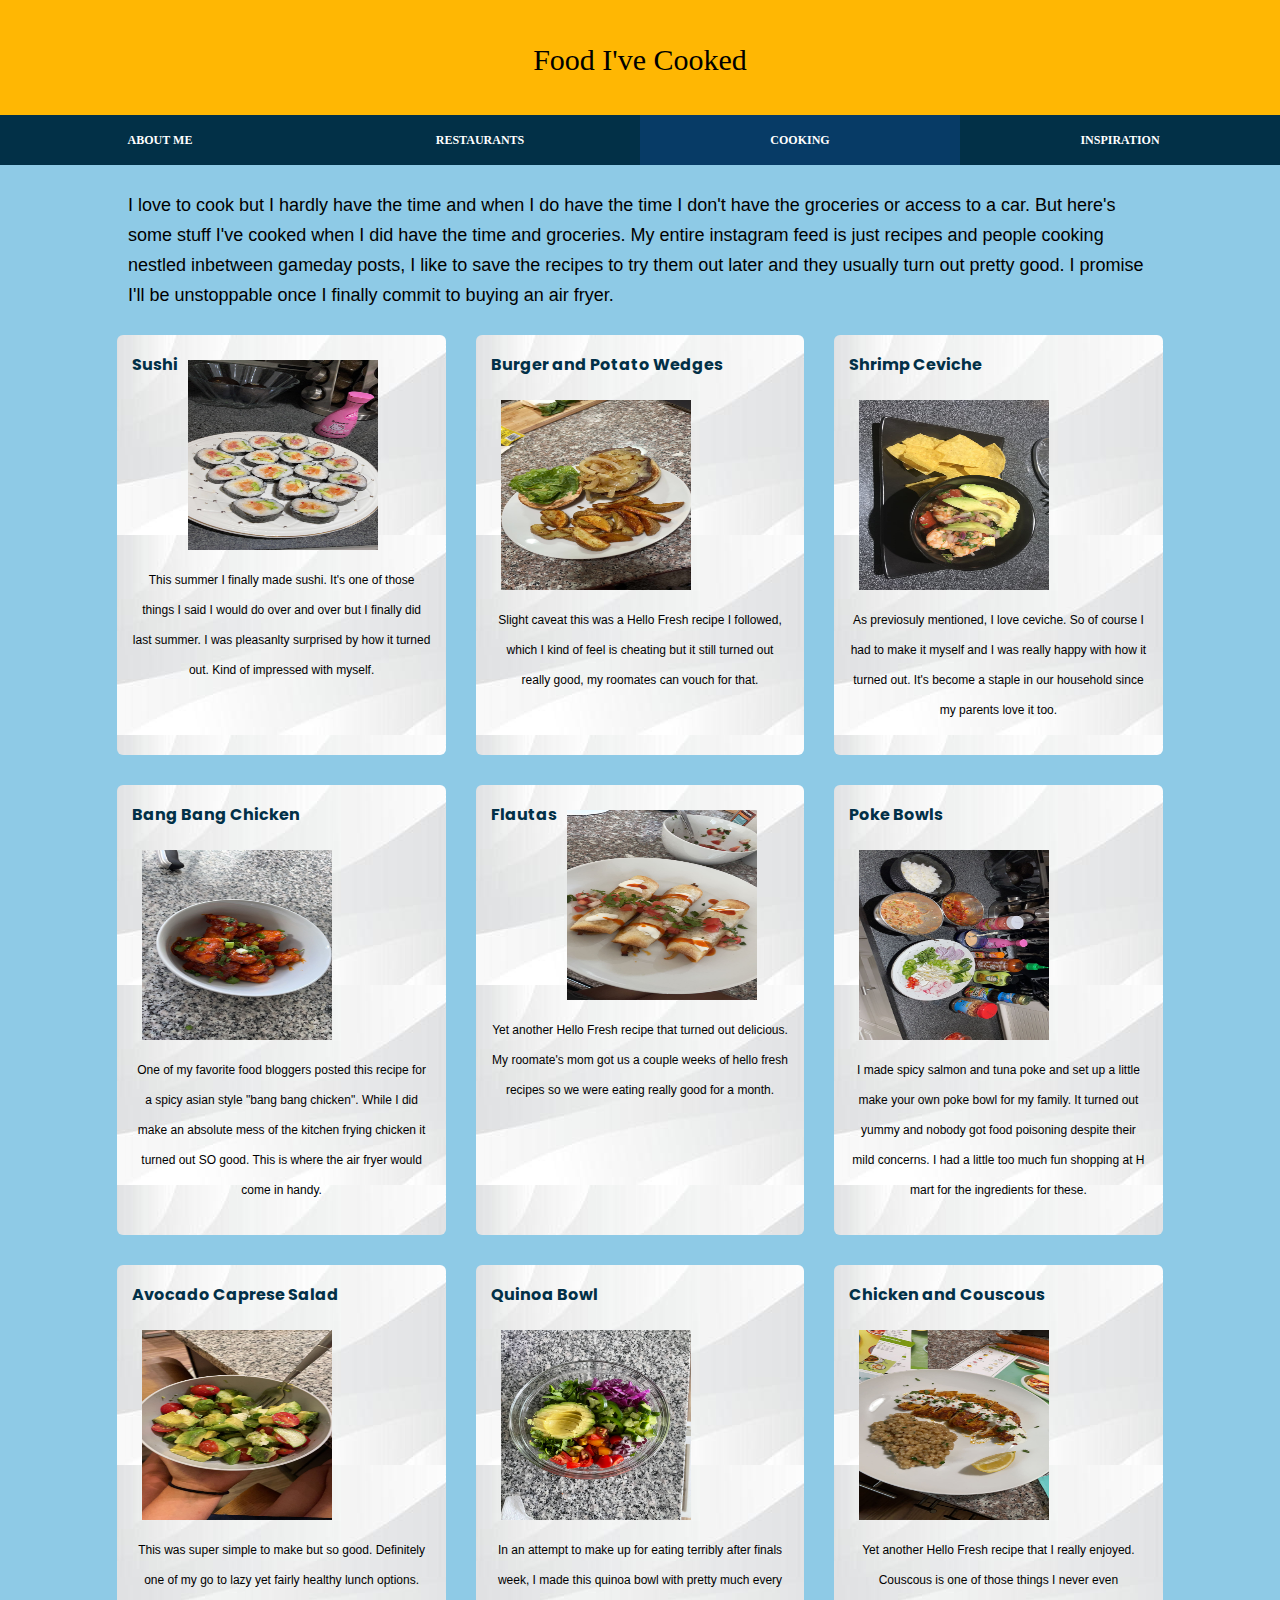
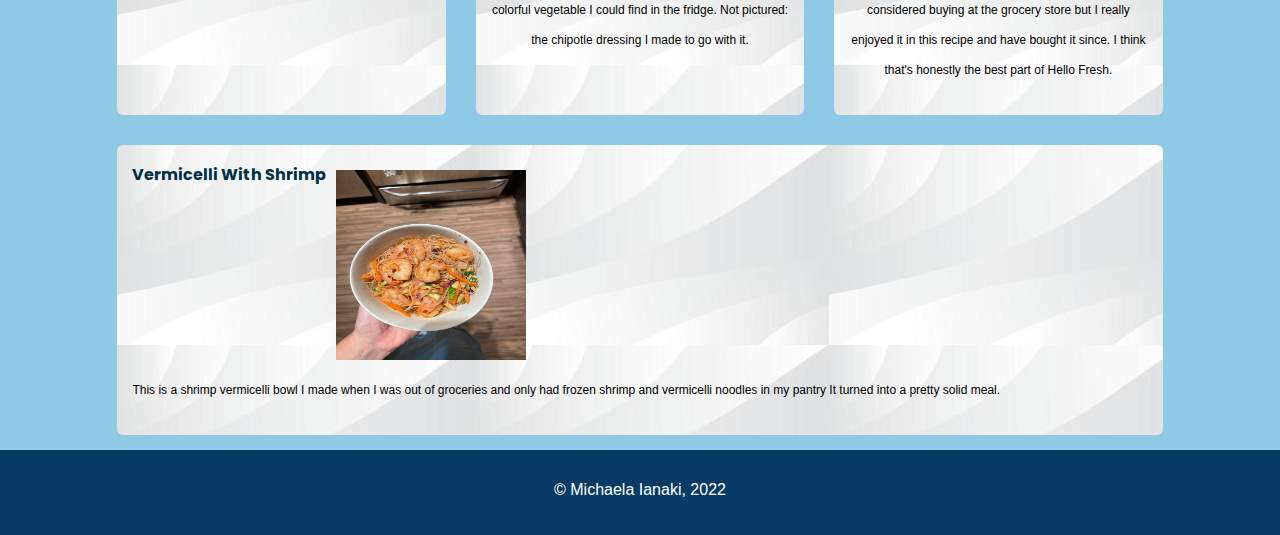
<file: cooking.html>
<!DOCTYPE html>
<html lang="en" dir="ltr">
  <head>
    <meta charset="utf-8">
    <meta name="viewport" content="width=device-width, initial-scale=1.0">
    <title>Food I Cooked</title>
    <link rel="stylesheet" href="CSS/html5reset.css">
    <link rel="icon"  href="images/favicon1.jpg">
    <link rel="stylesheet" href="CSS/style.css">
    <link rel="preconnect" href="https://fonts.googleapis.com">
  <link rel="preconnect" href="https://fonts.gstatic.com" crossorigin>
  <link href="https://fonts.googleapis.com/css2?family=Poppins&family=Space+Mono&display=swap" rel="stylesheet">
  <script async src="https://www.googletagmanager.com/gtag/js?id=G-NN32QX78DL"></script>
  <script>
    window.dataLayer = window.dataLayer || [];
    function gtag(){dataLayer.push(arguments);}
    gtag('js', new Date());
  
    gtag('config', 'G-NN32QX78DL');
  </script>
  </head>
  <body>
    <a class = "skip" href="#skip">Skip to Main Content</a>
    <header>
    <h1>Food I've Cooked</h1>
  </header>

    <nav>
    <ul>
      <li><a href="index.html">ABOUT ME</a></li>
      <li><a href="restaurants.html">RESTAURANTS</a></li>
      <li class="active"><a href="cooking.html">COOKING</a></li>
      <li><a href="inspiration.html">INSPIRATION</a></li>
    </ul>
    </nav>

    <main id="skip">
    <div id="main" class="intro">
    <p>
      I love to cook but I hardly have the time and when I do have the time I don't have the groceries or access to a car. But here's 
        some stuff I've cooked when I did have the time and groceries. My entire instagram feed is just recipes and people cooking nestled inbetween 
        gameday posts, I like to save the recipes to try them out later and they usually turn out pretty good. I promise I'll be unstoppable once 
        I finally commit to buying an air fryer.
    </p>
  </div>

    <div class="cards">

    <div class="card">
    <h2>Sushi</h2>
    <img src = "images/sushi.jpg" alt ="sushi I made">
    <p>This summer I finally made sushi. It's one of those things I said I would do over and over but I finally did last summer. I was 
        pleasanlty surprised by how it turned out. Kind of impressed with myself.
    </p>
    </div>

    <div class="card">
    <h2>Burger and Potato Wedges</h2>
    <img src = "images/burger.jpg" alt ="a burger and potato wedges I made">
    <p>Slight caveat this was a Hello Fresh recipe I followed, which I kind of feel is cheating but it still turned out really good, my roomates can 
        vouch for that.
    </p>
    </div>

    <div class="card">
    <h2>Shrimp Ceviche</h2>
    <img src = "images/ceviche.jpg" alt ="Shrimp ceviche I made">
    <p>As previosuly mentioned, I love ceviche. So of course I had to make it myself and I was really happy with how it turned out. It's become
        a staple in our household since my parents love it too.
    </p>
    </div>

    <div class="card">
    <h2>Bang Bang Chicken</h2>
    <img src = "images/bangbangchicken.jpg" alt ="Orange spicy chinese style chicken">
    <p>One of my favorite food bloggers posted this recipe for a spicy asian style "bang bang chicken". While I did make an absolute mess of the 
        kitchen frying chicken it turned out SO good. This is where the air fryer would come in handy.
    </p>
    </div>


    <div class="card">
    <h2>Flautas</h2>
    <img src = "images/flautas.jpg" alt ="Flautas">
    <p>Yet another Hello Fresh recipe that turned out delicious. My roomate's mom got us a couple weeks of hello fresh recipes so we were eating
        really good for a month. 
    </p>
    </div>

    <div class="card">
    <h2>Poke Bowls</h2>
    <img src = "images/poke.jpg" alt ="Make your own poke bowl station">
    <p>I made spicy salmon and tuna poke and set up a little make your own poke bowl for my family. It turned out yummy and nobody got food poisoning 
        despite their mild concerns. I had a little too much fun shopping at H mart for the ingredients for these.
    </p>
    </div>
        
    <div class="card">
     <h2>Avocado Caprese Salad</h2>
     <img src = "images/caprese.jpg" alt ="avocado caprese salad">
     <p>This was super simple to make but so good. Definitely one of my go to lazy yet fairly healthy lunch options.
     </p>
    </div>
     
    <div class="card">
    <h2>Quinoa Bowl</h2>
    <img src = "images/quinoa.jpg" alt ="Quinoa bowl with avocado">
    <p>In an attempt to make up for eating terribly after finals week, I made this quinoa bowl with pretty much every colorful vegetable I could find
        in the fridge. Not pictured: the chipotle dressing I made to go with it.
    </p>
    </div>

    <div class="card">
    <h2>Chicken and Couscous</h2>
    <img src = "images/chicken.jpg" alt ="Chicken and Couscous">
    <p>Yet another Hello Fresh recipe that I really enjoyed. Couscous is one of those things I never even considered buying at the grocery store 
        but I really enjoyed it in this recipe and have bought it since. I think that's honestly the best part of Hello Fresh.
    </p>
    </div>
        
    <div class="card">
    <h2>Vermicelli With Shrimp</h2>
    <img src = "images/vermicelli.jpg" alt ="Vermicelli With Shrimp">
    <p>This is a shrimp vermicelli bowl I made when I was out of groceries and only had frozen shrimp and vermicelli noodles in my pantry 
        It turned into a pretty solid meal.
    </p>
    </div>
    </div>
   
    </main>
      <footer>
        <p>&copy; Michaela Ianaki, 2022</p>
      </footer>
  </body>
</html>
</file>
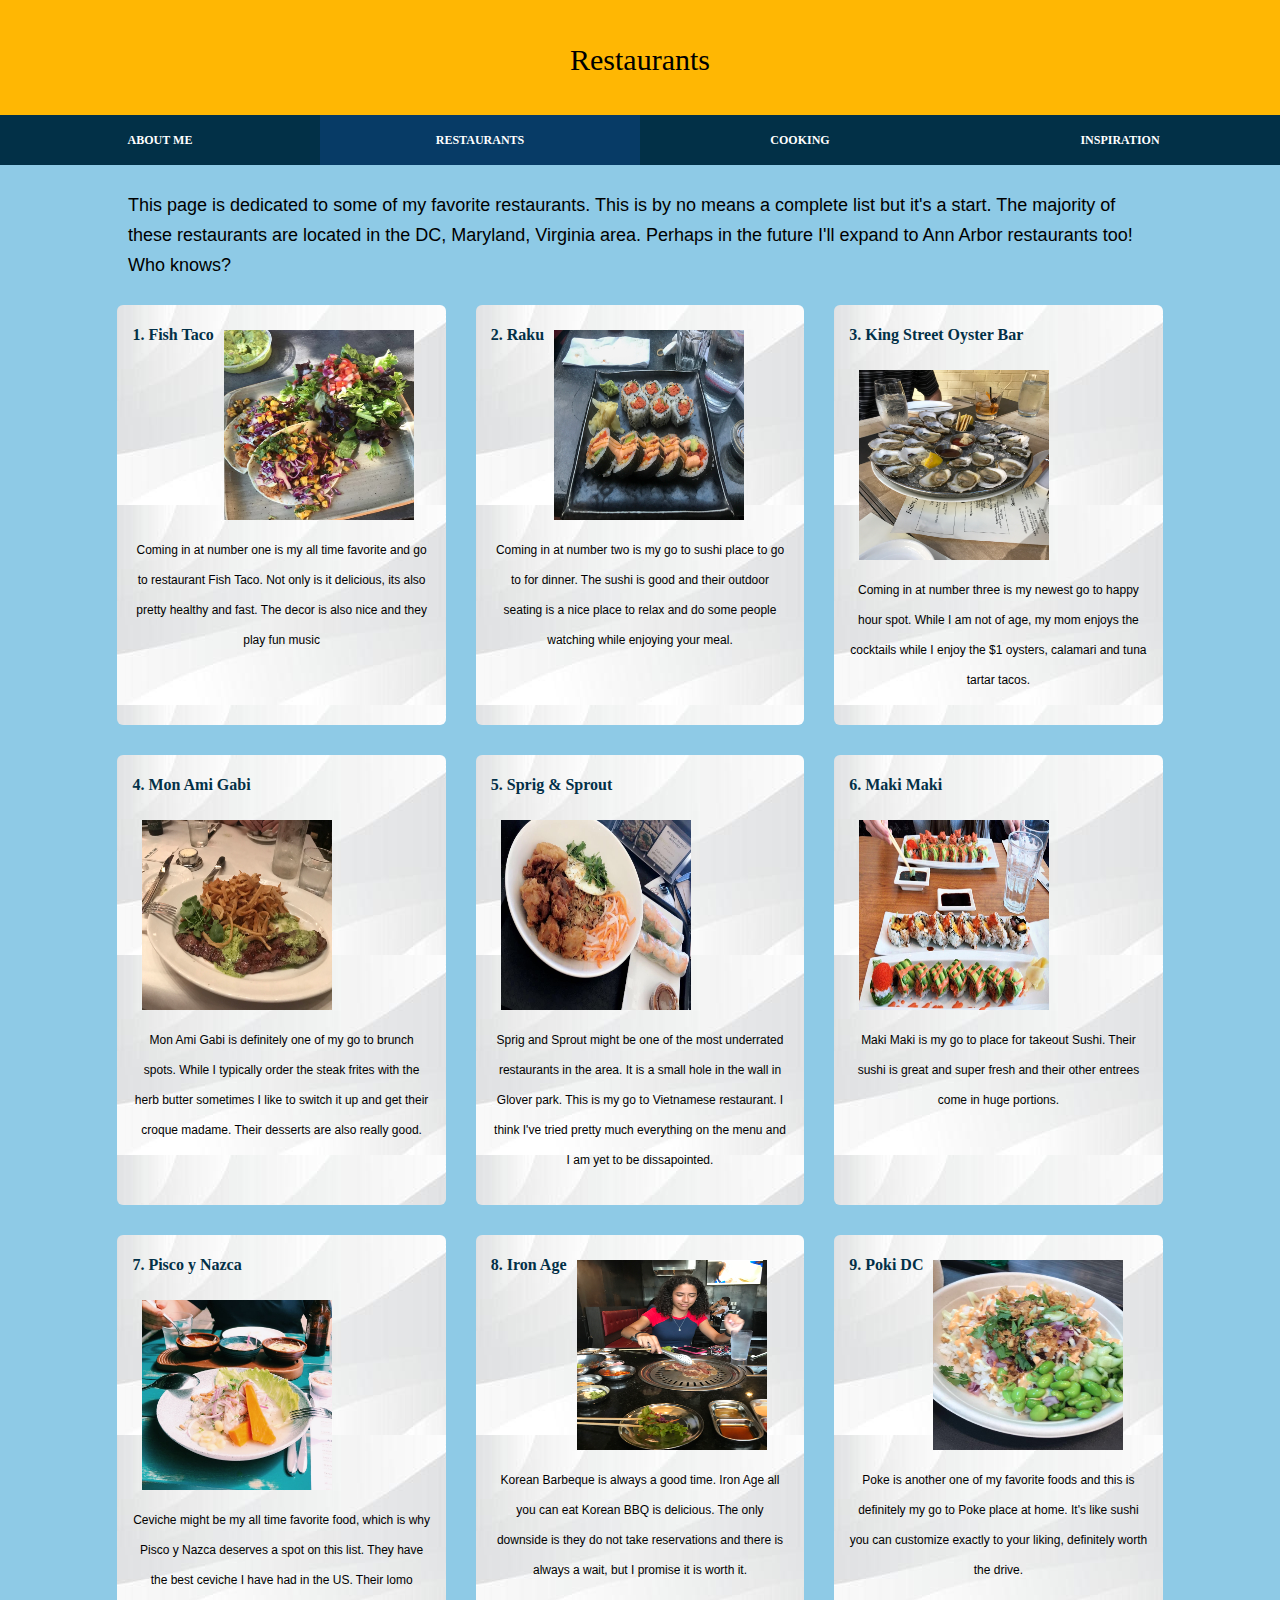
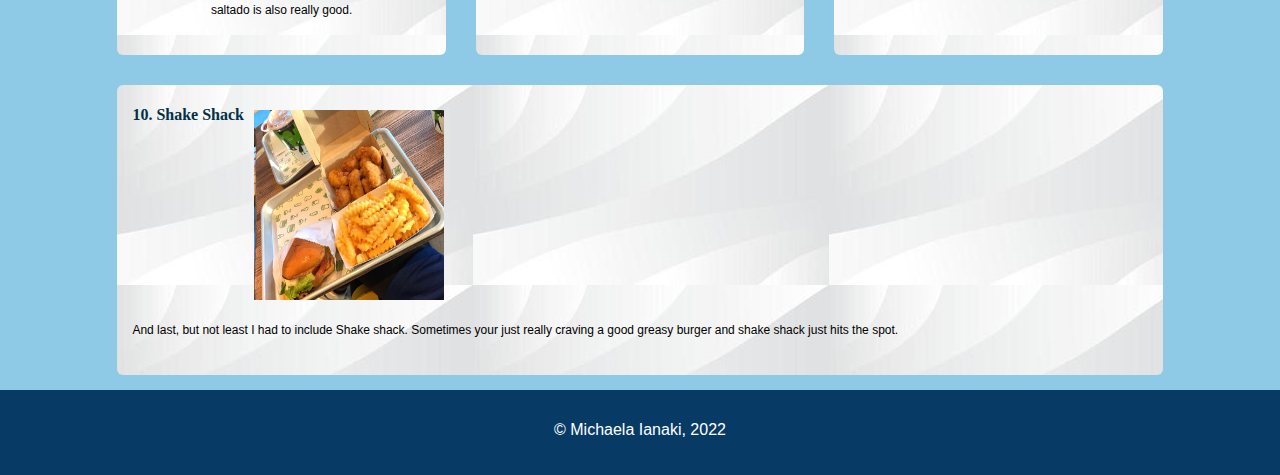
<file: restaurants.html>
<!DOCTYPE html>
<html lang="en" dir="ltr">
  <head>
    <meta charset="utf-8">
    <meta name="viewport" content="width=device-width, initial-scale=1.0">
    <title>Restaurants</title>
    <link rel="icon"  href="images/favicon1.jpg">
    <link rel="stylesheet" href="CSS/html5reset.css">
    <link rel="stylesheet" href="CSS/style.css">
    <link rel="icon" href="images/favicon.ico">
    <script async src="https://www.googletagmanager.com/gtag/js?id=G-NN32QX78DL"></script>
<script>
  window.dataLayer = window.dataLayer || [];
  function gtag(){dataLayer.push(arguments);}
  gtag('js', new Date());

  gtag('config', 'G-NN32QX78DL');
</script>
  </head>
  <body>
    <a class = "skip" href="#skip">Skip to Main Content</a>
    <header>
    <h1>Restaurants</h1>
  </header>
  
    <nav>
      <ul>
        <li><a href="index.html">ABOUT ME</a></li>
        <li class="active"><a href="restaurants.html">RESTAURANTS</a></li>
        <li><a href="cooking.html">COOKING</a></li>
        <li><a href="inspiration.html">INSPIRATION</a></li>
      </ul>
      </nav>

    <main>

      <div class = "intro" id="main">
      <p>
        This page is dedicated to some of my favorite restaurants. This is by no means a complete list but it's a start. The majority of
          these restaurants are located in the DC, Maryland, Virginia area. Perhaps in the future I'll expand to Ann Arbor restaurants 
          too! Who knows?
      </p>
    </div>


    <div class="cards">
      <div class="card">
      <h2>1. Fish Taco</h2>
      <img src = "images/fishtaco2.jpg" alt ="tacos from fish taco">
      <p>Coming in at number one is my all time favorite and go to restaurant Fish Taco. Not only is it delicious, 
        its also pretty healthy and fast. The decor is also nice and they play fun music</p>
      </div>

      <div class="card">
      <h2>2. Raku</h2>
      <img src = "images/raku2.jpg" alt ="sushi from Raku">
      <p>Coming in at number two is my go to sushi place to go to for dinner. The sushi is good and their outdoor seating is a nice 
        place to relax and do some people watching while enjoying your meal.
      </p>
      </div>

    <div class="card">
    <h2>3. King Street Oyster Bar</h2>
    <img src = "images/kingstreet2.jpg" alt ="Oysters from King Street Oyster Bar">
    <p>Coming in at number three is my newest go to happy hour spot. While I am not of age, my mom enjoys the cocktails 
        while I enjoy the $1 oysters, calamari and tuna tartar tacos.</p>
    </div>    

    <div class="card">
    <h2>4. Mon Ami Gabi</h2>
    <img src = "images/monami2.jpg" alt ="steak frites from Mon Ami Gabi">
    <p>Mon Ami Gabi is definitely one of my go to brunch spots. While I typically order the steak frites with the herb butter 
        sometimes I like to switch it up and get their croque madame. Their desserts are also really good.
    </p>
    </div>

    <div class="card">
      <h2>5. Sprig &amp; Sprout</h2>
      <img src = "images/sprigsprout2.jpg" alt ="assortment of vietnamese dishes">
      <p>Sprig and Sprout might be one of the most underrated restaurants in the area. It is a small hole in the wall in Glover park. 
        This is my go to Vietnamese restaurant. I think I've tried pretty much everything on the menu and I am yet to be dissapointed.
    </p>
    </div>

    <div class="card">
      <h2>6. Maki Maki</h2>
      <img src = "images/makimaki.jpg" alt ="Sushi from Maki Maki">
      <p>Maki Maki is my go to place for takeout Sushi. Their sushi is great and super fresh and their other entrees come in huge portions. </p>
    </div>

    <div class="card">
     <h2>7. Pisco y Nazca</h2>
     <img src = "images/pisco2.jpg" alt ="assortment of Peruvian food">
     <p>Ceviche might be my all time favorite food, which is why Pisco y Nazca deserves a spot on this list. They have the best ceviche I have 
         had in the US. Their lomo saltado is also really good.
     </p>
     </div>
     
     <div class="card">
     <h2>8. Iron Age</h2>
      <img src = "images/ironage2.jpg" alt ="Korean barbeque from Iron Age">
      <p>Korean Barbeque is always a good time. Iron Age all you can eat Korean BBQ is delicious. The only downside is they do not take reservations 
        and there is always a wait, but I promise it is worth it.
      </p>
    </div>

    <div class="card">
    <h2>9. Poki DC</h2>
    <img src = "images/poki2.jpg" alt ="a poke bowl from poki DC">
    <p>Poke is another one of my favorite foods and this is definitely my go to Poke place at home. It's like sushi you can customize exactly to your 
        liking, definitely worth the drive.
    </p>
    </div>
  
    <div class="card">
    <h2>10. Shake Shack</h2>
    <img src = "images/shakeshack2.jpg" alt ="burgers from shakeshack">
    <p>And last, but not least I had to include Shake shack. Sometimes your just really craving a good greasy burger and shake shack just hits the spot.</p>
  </div>
  </div>

    </main>
      <footer>
        <p>&copy; Michaela Ianaki, 2022</p>
      </footer>
  </body>
</html>
</file>
<file: CSS/style.css>
body {
    font-family: "Roboto", Helvetica, Arial, sans-serif;
    font-weight: 100;
    font-size: 12px;
    line-height: 30px;
    color: rgb(0, 0, 0);
    background: #8ecae6;
  }

header{
    background-color: #ffb703;
    font-family: 'Ramaraja', serif;
}

.intro{
    padding-top: 20px;
    padding-left: 10%;
    padding-right: 10%;
    font-size: 18px;
    line-height: 30px;
}

 p{
     padding-top: 5px;
     padding-bottom: 10px;
 } 

h1{
    padding-top:45px;
    text-align:center;
    font-size: 30px;
    padding-bottom: 40px;
    font-family: 'Ramaraja', serif;
}

h2{
    font-size: 30px;;
    font-weight: bold;
    padding-bottom: 10px;
    font-family: 'Ramaraja', serif;
    color: #023047;
}

img{
    width: 200px;
    height: 200px;
    padding: 5px;
    margin: 5px;
    border-radius: 2px;
}

/* HOME PAGE PLACEMENT */

@keyframes move{
    from {width: 25px;
        opacity: 0;}
    to { width:100%;
        opacity: 1;}
}

.photo img{
    width: auto;
    animation: move 5s;
}

.photo h2{
    padding-top: 20px;
    font-size: 20px;
    text-align: center;
}

.photo2 img{
    width: auto;
}

.photo2 h2{
    font-size: 20px;
    text-align: center;
}

img:hover{
    box-shadow: 0 4px 8px 0 rgba(0, 0, 0, 0.2), 0 6px 20px 0 rgba(0, 0, 0, 0.19);
}

nav{
    background-color: #023047;
    height: 120px;
    font-weight: bold;
    font-family: Georgia;
    text-align: center;
    text-decoration: none;
    color:white;
  }
  
  nav ul{
   margin: 0;
   padding: 0;  
   text-decoration: none;
   color:white;
  }
  
  nav ul li{
    text-align: center;
    list-style-type: none;
    text-decoration: none;
    color: white;
  }

  li a{
    text-decoration: none;
    display: block;
    text-align:center;
    color:white;
  }

a:visited{
    color:white;
    text-decoration: none;
}

nav a:hover{
    background-color: #8ecae6;
    color:rgb(7, 59, 102);
}

.active{
    background-color: rgb(7, 59, 102);
    color: white;
}

footer{
    padding: 20px;
    color: white;
    font-size: 16px;
    text-align: center;
    background-color: rgb(7, 59, 102);
}

a.skip {
    left:-999px;
    position:absolute;
    top:auto;
    width:1px;
    height:1px;
    overflow:hidden;
    z-index:-999;
}

a.skip-main:focus, a.skip-main:active {
    color: #fff;
    background-color:#000;
    left: auto;
    top: auto;
    width: 30%;
    height: auto;
    overflow:auto;
    margin: 10px 35%;
    padding:5px;
    border-radius: 15px;
    border:4px solid yellow;
    text-align:center;
    font-size:1.2em;
    z-index:999;
}

/* FORM CSS MOBILE/ DEFAULT VIEW */
#contact input[type="text"],
#contact input[type="email"],
#contact input[type="tel"],
#contact input[type="url"],
#contact textarea,
#contact button[type="submit"] {
font: 400 12px/16px "Roboto", Helvetica, Arial, sans-serif;
}

#contact {
    background: #023047;
    color: white;
    padding: 25px;
    margin: 100px 0;
    box-shadow: 0 0 20px 0 rgba(0, 0, 0, 0.2), 0 5px 5px 0 rgba(0, 0, 0, 0.24);
  }
  
  #contact h3 {
    display: block;
    font-size: 30px;
    font-weight: 500;
    margin-bottom: 10px;
    padding-top: 10px;
    padding-bottom: 15px;
  }
  
  #contact h4 {
    margin: 5px 0 15px;
    display: block;
    font-size: 13px;
    font-weight: 400;
  }
  
  fieldset {
    border: medium none !important;
    margin: 0 0 10px;
    min-width: 100%;
    padding: 0;
    width: 100%;
  }
  
  #contact input[type="text"],
  #contact input[type="email"],
  #contact input[type="tel"],
  #contact input[type="url"],
  #contact textarea {
    width: 100%;
    border: 1px solid #ccc;
    background: #FFF;
    margin: 0 0 5px;
    padding: 10px;
  }

#contact button[type="submit"]:hover {
    background: #e85d04;
    -webkit-transition: background 0.3s ease-in-out;
    -moz-transition: background 0.3s ease-in-out;
    transition: background-color 0.3s ease-in-out;
  }
  
  #contact button[type="submit"]:active {
    box-shadow: inset 0 1px 3px rgba(0, 0, 0, 0.5);
  }
  
  #contact input:focus,
  #contact textarea:focus {
    outline: 0;
    border: 1px solid #aaa;
  }
  
  #contact input[type="text"]:hover,
  #contact input[type="email"]:hover,
  #contact input[type="tel"]:hover,
  #contact input[type="url"]:hover,
  #contact textarea:hover {
    -webkit-transition: border-color 0.3s ease-in-out;
    -moz-transition: border-color 0.3s ease-in-out;
    transition: border-color 0.3s ease-in-out;
    border: 1px solid #aaa;
  }
  
  #contact textarea {
    height: 100px;
    max-width: 100%;
    resize: none;
  }
  
  #contact button[type="submit"] {
    cursor: pointer;
    width: 100%;
    border: none;
    background: #fb8500;
    color: #FFF;
    margin: 0 0 5px;
    padding: 12px;
    font-size: 15px;
    font-weight: bold;
  }

    
  .form_container {
    width: 100%;
    margin: 0 auto;
    position: relative;
  }

  * {
    -webkit-box-sizing: border-box;
    text-rendering: optimizeLegibility;
  }

/* RESTAURANT & COOKING PAGES FLEX CSS MOBILE*/
.cards{
    display: flex;
    flex-wrap: wrap;
    justify-content:space-around;
    align-content: space-between; 
    padding-right: 8%;
    padding-left: 8%;
}

.card{
    background-image: url("../images/lighter-bg.jpg");
    background-color: white;
    border-radius: 6px;
    margin: 15px;
    padding: 15px 15px 20px;
    text-align: center;
    flex: 1;
}

.card h2{
    font-size: 18px;
    font-family: poppins;
}

.container{
    display: flex;
    flex-wrap: wrap;
    justify-content: center;
    padding-left: 10%;
    padding-right: 10%;
}

.insp-container{
    margin: 0 auto;
    display: grid;
    grid-gap: 1rem;
    padding: 5%;
}

.chunk1, .chunk2, .chunk3{
    font-size: 16px;
    padding: 1rem;
}


.moribyan-pic, .shwarma-pic, .noodles-pic{
    justify-self: center;
}

.loop-wrapper {
    margin: 0 auto;
    position: relative;
    display: block;
    width: 400px;
    height: 200px;
    overflow: hidden;
    border-bottom: 3px solid #fff;
    color: #fff;
  }
  .mountain {
    position: absolute;
    right: -900px;
    bottom: -20px;
    width: 2px;
    height: 2px;
    box-shadow: 
      0 0 0 50px #4DB6AC,
      60px 50px 0 70px #4DB6AC,
      90px 90px 0 50px #4DB6AC,
      250px 250px 0 50px #4DB6AC,
      290px 320px 0 50px #4DB6AC,
      320px 400px 0 50px #4DB6AC
      ;
    transform: rotate(130deg);
    animation: mtn 20s linear infinite;
  }

  .hill {
    position: absolute;
    right: -900px;
    bottom: -50px;
    width: 400px;
    border-radius: 50%;
    height: 20px;
    box-shadow: 
      0 0 0 50px #4DB6AC,
      -20px 0 0 20px #4DB6AC,
      -90px 0 0 50px #4DB6AC,
      250px 0 0 50px #4DB6AC,
      290px 0 0 50px #4DB6AC,
      620px 0 0 50px #4DB6AC;
    animation: hill 4s 2s linear infinite;
  }
  .tree, .tree:nth-child(2), .tree:nth-child(3) {
    position: absolute;
    height: 100px; 
    width: 35px;
    bottom: 0;
    background: url(https://s3-us-west-2.amazonaws.com/s.cdpn.io/130015/tree.svg) no-repeat;
  }
  .rock {
    margin-top: -17%;
    height: 2%; 
    width: 2%;
    bottom: -2px;
    border-radius: 20px;
    position: absolute;
    background: #ddd;
  }
  .truck, .wheels {
    transition: all ease;
    width: 85px;
    margin-right: -60px;
    bottom: 0px;
    right: 50%;
    position: absolute;
    background: #eee;
  }
  .truck {
    background: url(https://s3-us-west-2.amazonaws.com/s.cdpn.io/130015/truck.svg) no-repeat;
    background-size: contain;
    height: 60px;
  }
  .truck:before {
    content: " ";
    position: absolute;
    width: 25px;
    box-shadow:
      -30px 28px 0 1.5px #fff,
       -35px 18px 0 1.5px #fff;
  }
  .wheels {
    background: url(https://s3-us-west-2.amazonaws.com/s.cdpn.io/130015/wheels.svg) no-repeat;
    height: 15px;
    margin-bottom: 0;
  }
  
  .tree  { animation: tree 3s 0.000s linear infinite; }
  .tree:nth-child(2)  { animation: tree2 2s 0.150s linear infinite; }
  .tree:nth-child(3)  { animation: tree3 8s 0.050s linear infinite; }
  .rock  { animation: rock 4s   -0.530s linear infinite; }
  .truck  { animation: truck 4s   0.080s ease infinite; }
  .wheels  { animation: truck 4s   0.001s ease infinite; }
  .truck:before { animation: wind 1.5s   0.000s ease infinite; }
  
  
  @keyframes tree {
    0%   { transform: translate(1350px); }
    50% {}
    100% { transform: translate(-50px); }
  }
  @keyframes tree2 {
    0%   { transform: translate(650px); }
    50% {}
    100% { transform: translate(-50px); }
  }
  @keyframes tree3 {
    0%   { transform: translate(2750px); }
    50% {}
    100% { transform: translate(-50px); }
  }
  
  @keyframes rock {
    0%   { right: -200px; }
    100% { right: 2000px; }
  }
  @keyframes truck {
    0%   { }
    6%   { transform: translateY(0px); }
    7%   { transform: translateY(-6px); }
    9%   { transform: translateY(0px); }
    10%   { transform: translateY(-1px); }
    11%   { transform: translateY(0px); }
    100%   { }
  }
  @keyframes wind {
    0%   {  }
    50%   { transform: translateY(3px) }
    100%   { }
  }
  @keyframes mtn {
    100% {
      transform: translateX(-2000px) rotate(130deg);
    }
  }
  @keyframes hill {
    100% {
      transform: translateX(-2000px);
    }
  }

@media screen and (prefers-reduced-motion: reduce){
    #logo{
        animation: none;
    }
  }

@media screen and (min-width: 900px){

 nav{
    background-color: #023047;
    height: 50px;
    font-weight: bold;
    font-family: Georgia;
    text-align: center;
    }
      
nav ul{
    margin: 0;
    padding: 0;  
    }
      
nav ul li{
    text-align: center;
    list-style-type: none;
    width:25%;
    float:left;
    margin-left: auto;
    margin-right: auto;
      }
    
li a{
    text-decoration: none;
    display: block;
    line-height:50px;
    text-align:center;
    }
      
/* INDEX GRID CSS */
.container{
    display: grid;
    grid-template-columns: 1fr 1fr 1fr;
    row-gap: 30px;
    padding-left: 18%;
    padding-right: 18%;
    padding-top: 35px;
}

.intro-text{
    grid-column: 2/4;
    grid-row: 1 / span 1;
    font-size: 20px;
    margin-left: 50px;
    margin-top: 60px;
}

.bio-text{
    grid-column: 2/4;
    grid-row: 2 / span 1;
    font-size: 20px;
    margin-left: 50px;
    margin-top: 60px;
  }

.photo{
    grid-row: 1 / span 1;
    margin-top: 24px;
    font-size: 24px;
} 

.photo img{
    width: auto;
}

.photo2{
    grid-row: 2 / span 1;
    margin-top: 35px;
    font-size: 24px;
}

.photo2 img{
    width: 300px;
}

/* RESTAURANT & COOKING PAGES FLEX CSS */
.cards{
    display: flex;
    flex-wrap: wrap;
    justify-content:space-around;
    align-content: space-between; 
    padding-right: 8%;
    padding-left: 8%;
}

.card{
    flex-basis: 400px;
    border-radius: 40px;
    text-align: center;
    background-color: white;
    border-radius: 6px;
    margin: 15px;
    padding: 15px 15px 20px;
    text-align: center;
    flex: 1;
    display: flex;
    flex-wrap: wrap;
    align-content: flex-start;
}

.card h2{
    font-size: 16px;
}

/* INSPIRATION PAGE GRID CSS */
.insp-container{
    display: grid;
    grid-template-columns: 1fr 1fr 1fr;
    row-gap: 30px;
    padding-left: 18%;
    padding-right: 18%;
    padding-top: 35px;
}

.chunk1, .chunk2, .chunk3{
    font-size: 20px;
}


.chunk1{
    grid-column: 2/4;
    grid-row: 1/ span 1;
}

.chunk2{
    grid-column: 1/3;
    grid-row: 2/ span 1;
}

.chunk3{
    grid-column: 2/4;
    grid-row: 3/ span 1;
}

  /* FORM CSS */  
  
  .form_container {
    max-width: 500px;
    width: 100%;
    margin: 0 auto;
    position: relative;
  }
}
</file>
